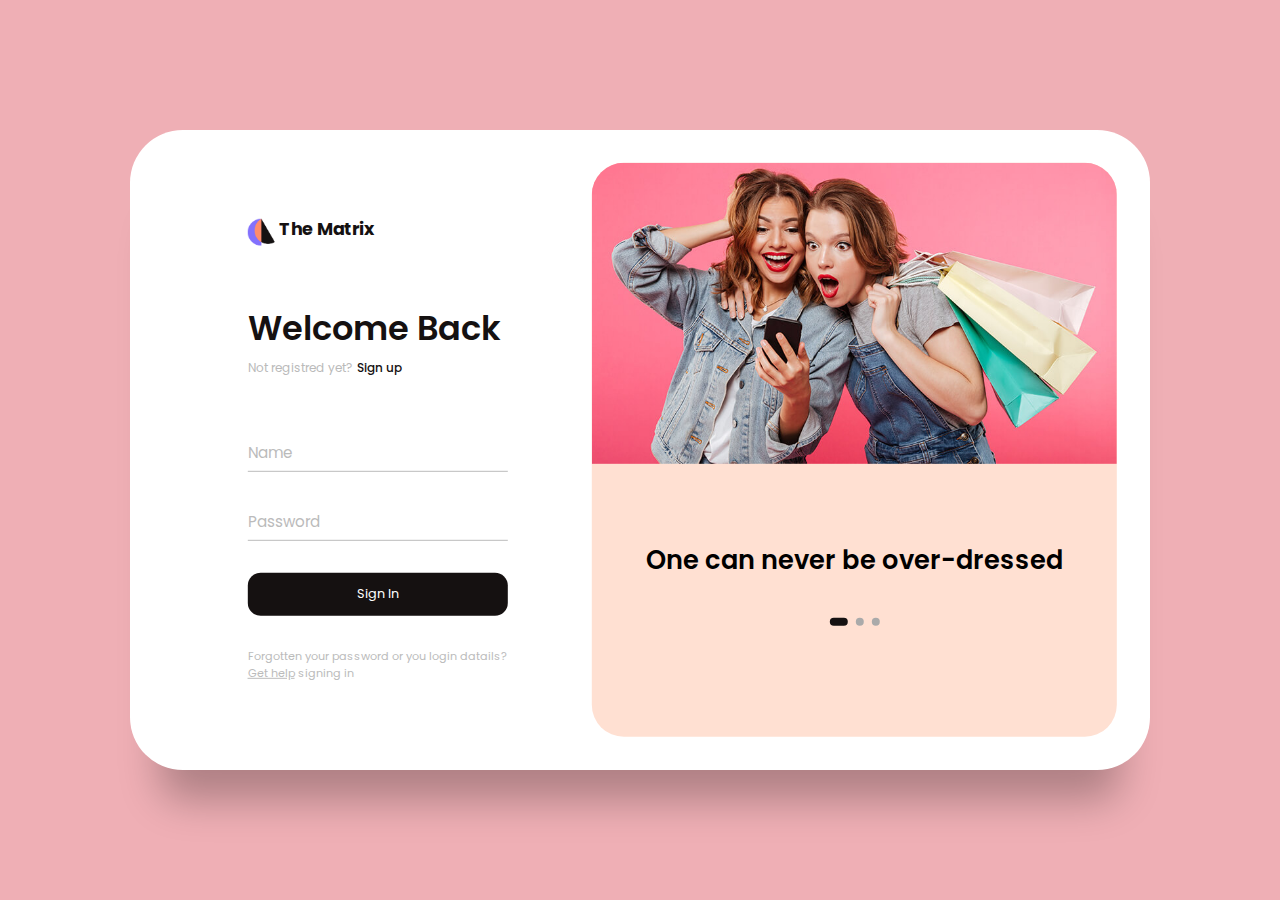
<file: index.html>
<!DOCTYPE html>
<html lang="en">
  <head>
    <meta charset="UTF-8" />
    <meta http-equiv="X-UA-Compatible" content="IE=edge" />
    <meta name="viewport" content="width=device-width, initial-scale=1.0" />
    <title>The Matrix</title>
    <link rel="stylesheet" href="css/login.css" />
  </head>


  <body>
    
    <main>
      <div class="box">
        <div class="inner-box">
          <div class="forms-wrap">
            <form action="index.html" autocomplete="off" class="sign-in-form">
              <div class="logo">
                <img src="./img/logo.png" alt="easyclass" />
                <h4>The Matrix</h4>
              </div>

              <div class="heading">
                <h2>Welcome Back</h2>
                <h6>Not registred yet?</h6>
                <a href="#" class="toggle">Sign up</a>
              </div>

              <div class="actual-form">
                <div class="input-wrap">
                  <input
                    type="text"
                    minlength="4"
                    class="input-field"
                    autocomplete="off"
                    required
                  />
                  <label>Name</label>
                </div>

                <div class="input-wrap">
                  <input
                    type="password"
                    minlength="4"
                    class="input-field"
                    autocomplete="off"
                    required
                  />
                  <label>Password</label>
                </div>

                <input type="submit" value="Sign In" class="sign-btn" onclick="location.href='ShopProducts.html';" />

                <p class="text">
                  Forgotten your password or you login datails?
                  <a href="#">Get help</a> signing in
                </p>
              </div>
            </form>

            <form action="index.html" autocomplete="off" class="sign-up-form">
              <div class="logo">
                <img src="./img/logo.png" alt="easyclass" />
                <h4>The Matrix</h4>
              </div>

              <div class="heading">
                <h2>Get Started</h2>
                <h6>Already have an account?</h6>
                <a href="#" class="toggle">Sign in</a>
              </div>

              <div class="actual-form">
                <div class="input-wrap">
                  <input
                    type="text"
                    minlength="4"
                    class="input-field"
                    autocomplete="off"
                    required
                  />
                  <label>Name</label>
                </div>

                <div class="input-wrap">
                  <input
                    type="email"
                    class="input-field"
                    autocomplete="off"
                    required
                  />
                  <label>Email</label>
                </div>

                <div class="input-wrap">
                  <input
                    type="password"
                    minlength="4"
                    class="input-field"
                    autocomplete="off"
                    required
                  />
                  <label>Password</label>
                </div>

                <input type="submit" value="Sign Up" class="sign-btn" />

                <p class="text">
                  By signing up, I agree to the
                  <a href="#">Terms of Services</a> and
                  <a href="#">Privacy Policy</a>
                </p>
              </div>
            </form>
          </div>

          <div class="carousel">
            <div class="images-wrapper">
              <img src="./img/blog-1.jpg" class="image img-1 show" alt="" />
              <img src="./img/blog-2.jpg" class="image img-2" alt="" />
              <img src="./img/blog-3.jpg" class="image img-3" alt="" />
            </div>

            <div class="text-slider">
              <div class="text-wrap">
                <div class="text-group">
                  <h2>One can never be over-dressed</h2>
                  <h2>High quality fashion</h2>
                  <h2>Create your own style</h2>
                </div>
              </div>

              <div class="bullets">
                <span class="active" data-value="1"></span>
                <span data-value="2"></span>
                <span data-value="3"></span>
              </div>
            </div>
          </div>
        </div>
      </div>
    </main>

    <!-- Javascript file -->

    <script src="app.js"></script>
    
  </body>
</html>
</file>
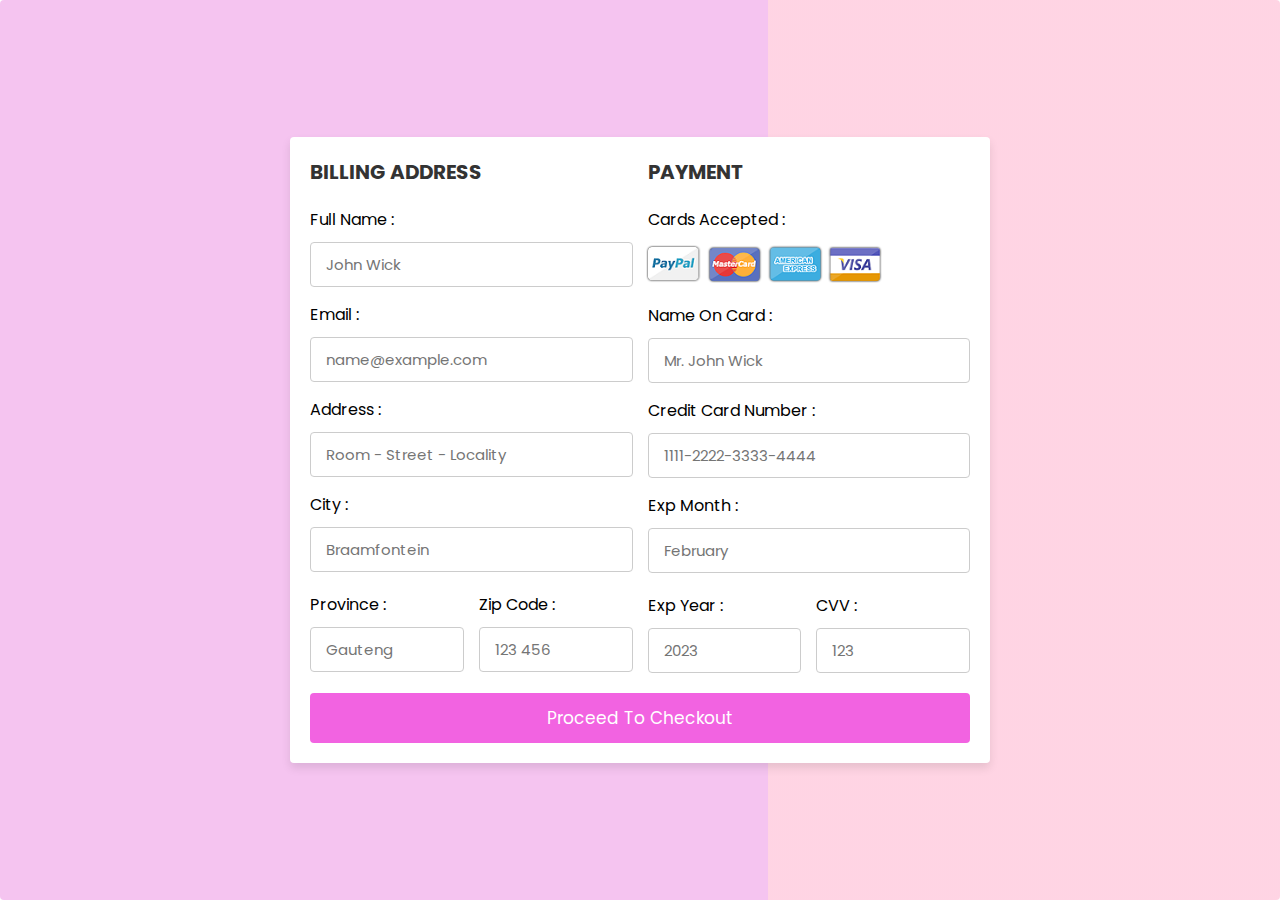
<file: PaymentOptions.html>
<!DOCTYPE html>
<html lang="en">
<head>
    <meta charset="UTF-8">
    <meta http-equiv="X-UA-Compatible" content="IE=edge">
    <meta name="viewport" content="width=device-width, initial-scale=1.0">
    <title>The Matrix</title>
    <!-- custom css file link  -->
    <link rel="stylesheet" href="css/PaymentOptions.css">

</head>
<body>





<div class="container">

    <form action="">

        <div class="row">

            <div class="col">

                <h3 class="title">Billing Address</h3>

                <div class="inputBox">
                    <span>Full Name :</span>
                    <input type="text" placeholder="John Wick">
                </div>
                <div class="inputBox">
                    <span>Email :</span>
                    <input type="email" placeholder="name@example.com">
                </div>
                <div class="inputBox">
                    <span>Address :</span>
                    <input type="text" placeholder="Room - Street - Locality">
                </div>
                <div class="inputBox">
                    <span>City :</span>
                    <input type="text" placeholder="Braamfontein">
                </div>

                <div class="flex">
                    <div class="inputBox">
                        <span>Province :</span>
                        <input type="text" placeholder="Gauteng">
                    </div>
                    <div class="inputBox">
                        <span>Zip Code :</span>
                        <input type="text" placeholder="123 456">
                    </div>
                </div>

            </div>

            <div class="col">

                <h3 class="title">Payment</h3>

                <div class="inputBox">
                    <span>cards accepted :</span>
                    <img src="img/card_img.png" alt="">
                </div>
                <div class="inputBox">
                    <span>name on card :</span>
                    <input type="text" placeholder="Mr. John Wick">
                </div>
                <div class="inputBox">
                    <span>credit card number :</span>
                    <input type="number" placeholder="1111-2222-3333-4444">
                </div>
                <div class="inputBox">
                    <span>exp month :</span>
                    <input type="text" placeholder="February">
                </div>

                <div class="flex">
                    <div class="inputBox">
                        <span>exp year :</span>
                        <input type="number" placeholder="2023">
                    </div>
                    <div class="inputBox">
                        <span>CVV :</span>
                        <input type="text" placeholder="123">
                    </div>
                </div>

            </div>
    
        </div>

        <input type="submit" value="proceed to checkout" class="submit-btn">

    </form>

</div>    
    
</body>
</html>
</file>
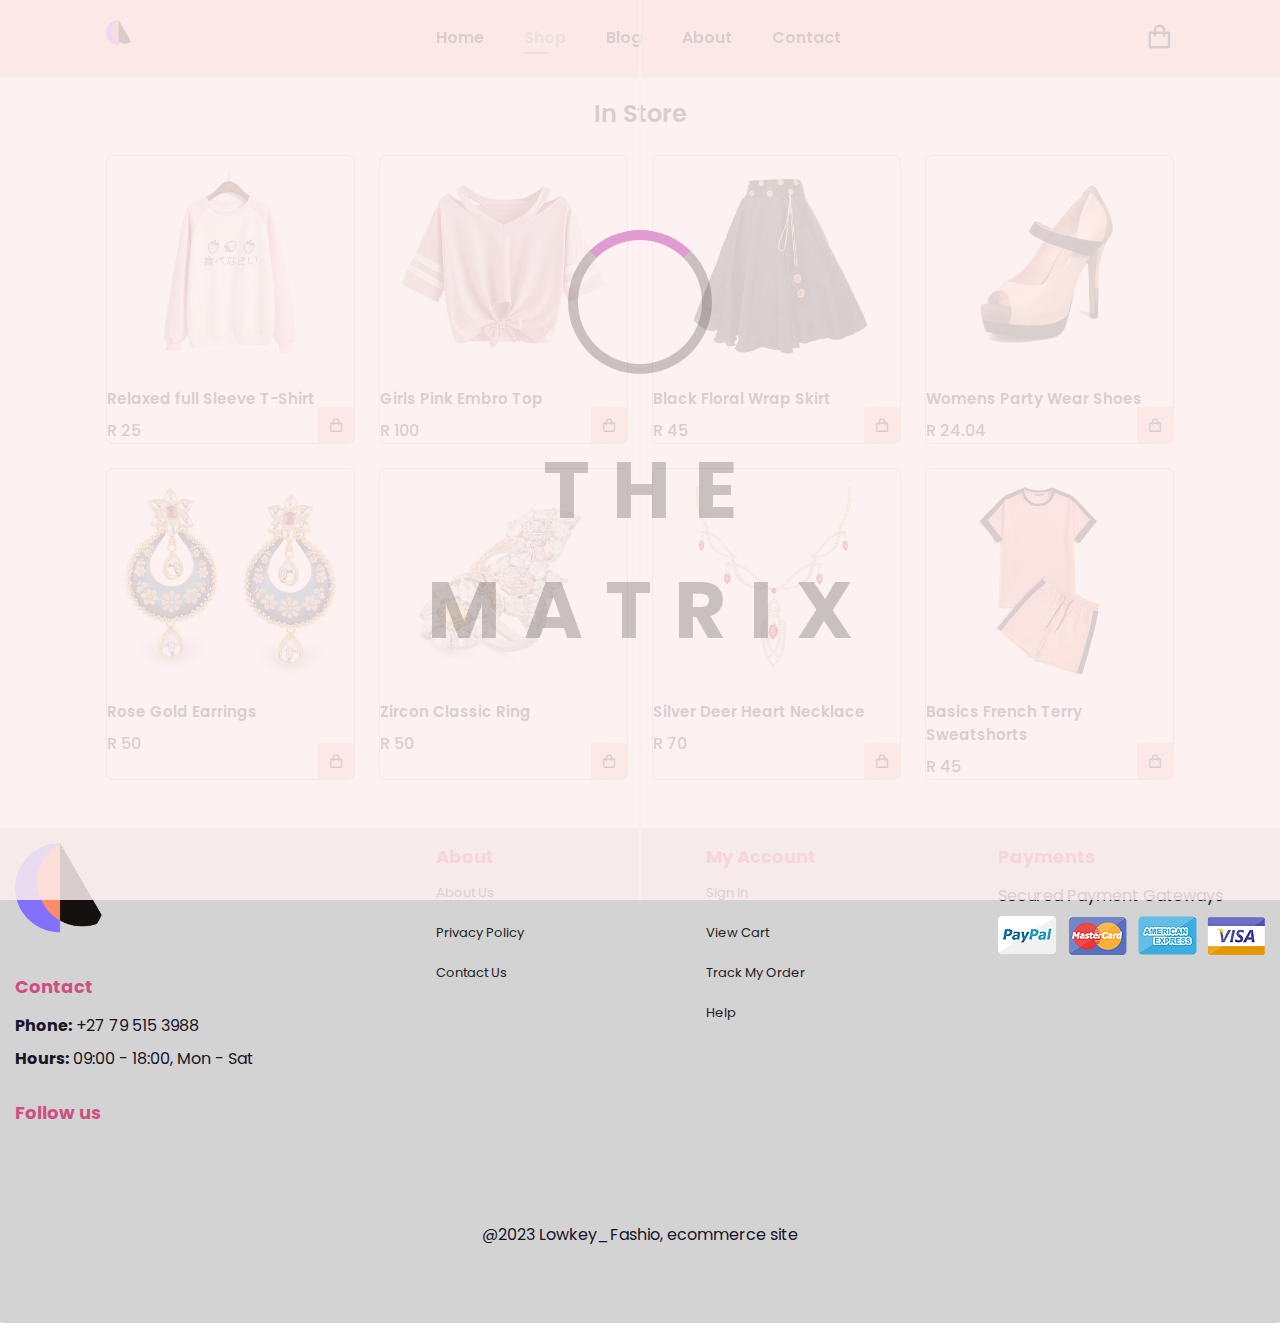
<file: ShopProducts.html>
<!DOCTYPE html>
<html lang="en">

<head>
    <meta charset="UTF-8">
    <meta http-equiv="X-UA-Compatible" content="IE=edge">
    <meta name="viewport" content="width=device-width, initial-scale=1.0">

    <title>The Matrix</title>

    <link rel="stylesheet" href="css/style.css">

    <!-- Box Icons -->
    <link href='https://unpkg.com/boxicons@2.1.4/css/boxicons.min.css' rel='stylesheet'>
</head>

  <!--Loader Start-->

  <script src='https://cdnjs.cloudflare.com/ajax/libs/jquery/3.3.1/jquery.min.js'></script>
  <!-- Preloader -->
    <div id="preloader">
      <div id="container" class="container-preloader">
        <div class="animation-preloader">
          <div class="spinner"></div>
          <div class="txt-loading">

            <span preloader-text=" " class="characters">T</span>
            
            <span preloader-text=" " class="characters">H</span>
            
            <span preloader-text=" " class="characters">E</span>
            
            <br>

            <span preloader-text="  " class="characters">M</span>
            
            <span preloader-text=" " class="characters">A</span>
            
            <span preloader-text=" " class="characters">T</span>
            
            <span preloader-text=" " class="characters">R</span>
            
            <span preloader-text=" " class="characters">I</span>
            
            <span preloader-text=" " class="characters">X</span>

            
                        
            
            
          </div>
        </div>	
        <div class="loader-section section-left"></div>
        <div class="loader-section section-right"></div>
      </div>
    </div>	
  
  
  <!--Loader End-->

<body>
    <header>

        <div class="nav container">

            <a href="#" class="logo"><img src="img/logo.png" alt=""></a>
            <!-- Navigation mod -->
            <ul id="navbar">
                <li><a href="index.html">Home</a></li>
                <li><a class="active" href="shop.html">Shop</a></li>
                <li><a href="blog.html">Blog</a></li>
                <li><a href="about.html">About</a></li>
                <li><a href="contact.html">Contact</a></li>
            </ul>
            <!-- harold-v1 -->

            <!-- Cart Icon -->
            <i class='bx bx-shopping-bag' id="cart-icon"></i>

            <!-- Cart -->
            <div class="cart">
                <h2 class="cart-title">Shopping Cart</h2>

                <!-- Content -->
                <div class="cart-content">

                    <div class="cart-box">
                        <!---------------------- Contents for cart-box were here -------------------------->
                    </div>
                </div>
                <!-- Total -->
                <div class="total">
                    <div class="total-title">Amount: </div>
                    <div class="total-price">R 0</div>
                </div>
                <!-- Buy Button -->
                <button type="button" class="btn-buy"><a href="PaymentOptions.html" class="button">Proceed to
                        Checkout</a></button>
                <!-- Cart Close -->
                <i class='bx bx-x' id="close-cart"></i>
            </div>
        </div>
    </header>

    <!-- Shop -->
    <section class="shop container">
        <h2 class="section-title">In Store</h2>
        <!-- Content -->
        <div class="shop-content">
            <!-- Box 1 -->
            <div class="product-box">
                <img src="img/clothes-1.jpg" alt="" class="product-img">
                <h2 class="product-title">Relaxed full Sleeve T-Shirt</h2>
                <span class="price">R 25</span>
                <i class='bx bx-shopping-bag add-cart'></i>
            </div>
            <!-- Box 2 -->
            <div class="product-box">
                <img src="img/clothes-2.jpg" alt="" class="product-img">
                <h2 class="product-title">Girls Pink Embro Top</h2>
                <span class="price">R 100</span>
                <i class='bx bx-shopping-bag add-cart'></i>
            </div>
            <!-- Box 3 -->
            <div class="product-box">
                <img src="img/clothes-3.jpg" alt="" class="product-img">
                <h2 class="product-title">Black Floral Wrap Skirt</h2>
                <span class="price">R 45</span>
                <i class='bx bx-shopping-bag add-cart'></i>
            </div>
            <!-- Box 4 -->
            <div class="product-box">
                <img src="img/party-wear-2.jpg" alt="" class="product-img">
                <h2 class="product-title">Womens Party Wear Shoes</h2>
                <span class="price">R 24.04</span>
                <i class='bx bx-shopping-bag add-cart'></i>
            </div>
            <!-- Box 5 -->
            <div class="product-box">
                <img src="img/jewellery-1.jpg" alt="" class="product-img">
                <h2 class="product-title">Rose Gold Earrings</h2>
                <span class="price">R 50</span>
                <i class='bx bx-shopping-bag add-cart'></i>
            </div>

            <!-- Box 6 -->
            <div class="product-box">
                <img src="img/jewellery-2.jpg" alt="" class="product-img">
                <h2 class="product-title">Zircon Classic Ring</h2>
                <span class="price">R 50</span>
                <i class='bx bx-shopping-bag add-cart'></i>
            </div>
            <!-- Box 7 -->
            <div class="product-box">
                <img src="img/jewellery-3.jpg" alt="" class="product-img">
                <h2 class="product-title">Silver Deer Heart Necklace</h2>
                <span class="price">R 70</span>
                <i class='bx bx-shopping-bag add-cart'></i>
            </div>
            <!-- Box 8 -->
            <div class="product-box">
                <img src="img/shorts-1.jpg" alt="" class="product-img">
                <h2 class="product-title">Basics French Terry Sweatshorts</h2>
                <span class="price">R 45</span>
                <i class='bx bx-shopping-bag add-cart'></i>
            </div>

        </div>
    </section>


    <footer class="section-p1">
        <div class="column">
            <img class="logo" src="img/logo.png" alt="">
            <h4>Contact</h4>

            <p> <strong>Phone:</strong> +27 79 515 3988</p>
            <p> <strong>Hours:</strong> 09:00 - 18:00, Mon - Sat</p>

            <div class="follow">
                <h4>Follow us</h4>

                <div class="icon">
                    <i class="fab fa-facebook-f"></i>
                    <i class="fab fa-twitter"></i>
                    <i class="fab fa-instagram"></i>
                    <i class="fab fa-whatsapp"></i>
                </div>
            </div>
        </div>

        <div class="column">
            <h4>About</h4>
            <a href="AboutUs/AboutUs.html">About Us</a>
            <a href="PrivacyPolicy/PrivacyPolicy.html">Privacy Policy</a>
            <a href="#">Contact Us</a>

        </div>

        <div class="column">
            <h4>My Account</h4>
            <a href="Sign-Up/Sign-up.html">Sign In</a>
            <a href="#">View Cart</a>
            <a href="Order_Tracker/orderTracker.html">Track My Order</a>
            <a href="#">Help</a>

        </div>

        <div class="col secure">
            <h4>Payments</h4>
            <p>Secured Payment Gateways</p>
            <a href="Payment Options/PaymentOptions.html"><img class="pay" src="img/card_img.png" alt=""></a>
        </div>

        <div class="copyright">
            <p>@2023 Lowkey_Fashio, ecommerce site</p>
        </div>
    </footer>


    <!-- Link to JS -->
    <script src="script.js"></script>
</body>

</html>
</file>
<file: css/login.css>
@import url("https://fonts.googleapis.com/css2?family=Poppins:wght@200;300;400;500;600;700;800&display=swap");

*,
*::before,
*::after {
  padding: 0;
  margin: 0;
  box-sizing: border-box;
}

body,
input {
  font-family: "Poppins", sans-serif;
}

main {
  width: 100%;
  min-height: 100vh;
  overflow: hidden;
  background-color: #e78b93af;
  padding: 2rem;
  display: flex;
  align-items: center;
  justify-content: center;
}

.box {
  position: relative;
  width: 100%;
  max-width: 1020px;
  height: 640px;
  background-color: #fff;
  border-radius: 3.3rem;
  box-shadow: 0 60px 40px -30px rgba(0, 0, 0, 0.27);
}

.inner-box {
  position: absolute;
  width: calc(100% - 4.1rem);
  height: calc(100% - 4.1rem);
  top: 50%;
  left: 50%;
  transform: translate(-50%, -50%);
}

.forms-wrap {
  position: absolute;
  height: 100%;
  width: 45%;
  top: 0;
  left: 0;
  display: grid;
  grid-template-columns: 1fr;
  grid-template-rows: 1fr;
  transition: 0.8s ease-in-out;
}

form {
  max-width: 260px;
  width: 100%;
  margin: 0 auto;
  height: 100%;
  display: flex;
  flex-direction: column;
  justify-content: space-evenly;
  grid-column: 1 / 2;
  grid-row: 1 / 2;
  transition: opacity 0.02s 0.4s;
}

form.sign-up-form {
  opacity: 0;
  pointer-events: none;
}

.logo {
  display: flex;
  align-items: center;
}

.logo img {
  width: 27px;
  margin-right: 0.3rem;
}

.logo h4 {
  font-size: 1.1rem;
  margin-top: -9px;
  letter-spacing: -0.5px;
  color: #151111;
}

.heading h2 {
  font-size: 2.1rem;
  font-weight: 600;
  color: #151111;
}

.heading h6 {
  color: #bababa;
  font-weight: 400;
  font-size: 0.75rem;
  display: inline;
}

.toggle {
  color: #151111;
  text-decoration: none;
  font-size: 0.75rem;
  font-weight: 500;
  transition: 0.3s;
}

.toggle:hover {
  color: #8371fd;
}

.input-wrap {
  position: relative;
  height: 37px;
  margin-bottom: 2rem;
}

.input-field {
  position: absolute;
  width: 100%;
  height: 100%;
  background: none;
  border: none;
  outline: none;
  border-bottom: 1px solid #bbb;
  padding: 0;
  font-size: 0.95rem;
  color: #151111;
  transition: 0.4s;
}

label {
  position: absolute;
  left: 0;
  top: 50%;
  transform: translateY(-50%);
  font-size: 0.95rem;
  color: #bbb;
  pointer-events: none;
  transition: 0.4s;
}

.input-field.active {
  border-bottom-color: #151111;
}

.input-field.active + label {
  font-size: 0.75rem;
  top: -2px;
}

.sign-btn {
  display: inline-block;
  width: 100%;
  height: 43px;
  background-color: #151111;
  color: #fff;
  border: none;
  cursor: pointer;
  border-radius: 0.8rem;
  font-size: 0.8rem;
  margin-bottom: 2rem;
  transition: 0.3s;
}

.sign-btn:hover {
  background-color: #8371fd;
}

.text {
  color: #bbb;
  font-size: 0.7rem;
}

.text a {
  color: #bbb;
  transition: 0.3s;
}

.text a:hover {
  color: #8371fd;
}

main.sign-up-mode form.sign-in-form {
  opacity: 0;
  pointer-events: none;
}

main.sign-up-mode form.sign-up-form {
  opacity: 1;
  pointer-events: all;
}

main.sign-up-mode .forms-wrap {
  left: 55%;
}

main.sign-up-mode .carousel {
  left: 0%;
}

.carousel {
  position: absolute;
  height: 100%;
  width: 55%;
  left: 45%;
  top: 0;
  background-color: #ffe0d2;
  border-radius: 2rem;
  display: grid;
  grid-template-rows: auto 1fr;
  padding-bottom: 2rem;
  overflow: hidden;
  transition: 0.8s ease-in-out;
}

.images-wrapper {
  display: grid;
  grid-template-columns: 1fr;
  grid-template-rows: 1fr;
}

.image {
  width: 100%;
  grid-column: 1/2;
  grid-row: 1/2;
  opacity: 0;
  transition: opacity 0.3s, transform 0.5s;
}

.img-1 {
  transform: translate(0, -50px);
}

.img-2 {
  transform: scale(0.4, 0.5);
}

.img-3 {
  transform: scale(0.3) rotate(-20deg);
}

.image.show {
  opacity: 1;
  transform: none;
}

.text-slider {
  display: flex;
  align-items: center;
  justify-content: center;
  flex-direction: column;
}

.text-wrap {
  max-height: 2.2rem;
  overflow: hidden;
  margin-bottom: 2.5rem;
}

.text-group {
  display: flex;
  flex-direction: column;
  text-align: center;
  transform: translateY(0);
  transition: 0.5s;
}

.text-group h2 {
  line-height: 2.2rem;
  font-weight: 600;
  font-size: 1.6rem;
}

.bullets {
  display: flex;
  align-items: center;
  justify-content: center;
}

.bullets span {
  display: block;
  width: 0.5rem;
  height: 0.5rem;
  background-color: #aaa;
  margin: 0 0.25rem;
  border-radius: 50%;
  cursor: pointer;
  transition: 0.3s;
}

.bullets span.active {
  width: 1.1rem;
  background-color: #151111;
  border-radius: 1rem;
}

@media (max-width: 850px) {
  .box {
    height: auto;
    max-width: 550px;
    overflow: hidden;
  }

  .inner-box {
    position: static;
    transform: none;
    width: revert;
    height: revert;
    padding: 2rem;
  }

  .forms-wrap {
    position: revert;
    width: 100%;
    height: auto;
  }

  form {
    max-width: revert;
    padding: 1.5rem 2.5rem 2rem;
    transition: transform 0.8s ease-in-out, opacity 0.45s linear;
  }

  .heading {
    margin: 2rem 0;
  }

  form.sign-up-form {
    transform: translateX(100%);
  }

  main.sign-up-mode form.sign-in-form {
    transform: translateX(-100%);
  }

  main.sign-up-mode form.sign-up-form {
    transform: translateX(0%);
  }

  .carousel {
    position: revert;
    height: auto;
    width: 100%;
    padding: 3rem 2rem;
    display: flex;
  }

  .images-wrapper {
    display: none;
  }

  .text-slider {
    width: 100%;
  }
}

@media (max-width: 530px) {
  main {
    padding: 1rem;
  }

  .box {
    border-radius: 2rem;
  }

  .inner-box {
    padding: 1rem;
  }

  .carousel {
    padding: 1.5rem 1rem;
    border-radius: 1.6rem;
  }

  .text-wrap {
    margin-bottom: 1rem;
  }

  .text-group h2 {
    font-size: 1.2rem;
  }

  form {
    padding: 1rem 2rem 1.5rem;
  }
}
</file>
<file: css/PaymentOptions.css>
@import url('https://fonts.googleapis.com/css2?family=Poppins:wght@100;300;400;500;600&display=swap');

*{
  font-family: 'Poppins', sans-serif;
  margin:0; padding:0;
  box-sizing: border-box;
  outline: none; border:none;
  text-transform: capitalize;
  transition: all .2s linear;
  border-radius: 4px;
}


.container{
  display: flex;
  justify-content: center;
  align-items: center;
  padding:25px;
  min-height: 100vh;
  background: linear-gradient(90deg, #f5c4f0 60%, rgba(255, 208, 225, 0.911) 40.1%);
}

.container form{
  padding:20px;
  width:700px;
  background: #fff;
  box-shadow: 0 5px 10px rgba(0,0,0,.1);
}

.container form .row{
  display: flex;
  flex-wrap: wrap;
  gap:15px;
}

.container form .row .col{
  flex:1 1 250px;
}

.container form .row .col .title{
  font-size: 20px;
  color:#333;
  padding-bottom: 5px;
  text-transform: uppercase;
}

.container form .row .col .inputBox{
  margin:15px 0;
}

.container form .row .col .inputBox span{
  margin-bottom: 10px;
  display: block;
}

.container form .row .col .inputBox input{
  width: 100%;
  border:1px solid #ccc;
  padding:10px 15px;
  font-size: 15px;
  text-transform: none;
}

.container form .row .col .inputBox input:focus{
  border:1px solid #000;
}

.container form .row .col .flex{
  display: flex;
  gap:15px;
}

.container form .row .col .flex .inputBox{
  margin-top: 5px;
}

.container form .row .col .inputBox img{
  height: 34px;
  margin-top: 5px;
  filter: drop-shadow(0 0 1px #000);
}

.container form .submit-btn{
  width: 100%;
  padding:12px;
  font-size: 17px;
  background: rgba(241, 83, 222, 0.911);
  color:#fff;
  margin-top: 5px;
  cursor: pointer;
}

.container form .submit-btn:hover{
  background: #eb9ce3;
}
</file>
<file: css/style.css>
@import url('https://fonts.googleapis.com/css2?family=Poppins&display=swap');

* {
    font-family: "Poppins", sans-serif;
    margin: 0;
    padding: 0;
    scroll-padding-top: 2rem;
    scroll-behavior: smooth;
    box-sizing: border-box;
    list-style: none;
    text-decoration: none;
}

:root {
    --main-color: #fd4646;
    --text-color: #171427;
    --bg-color: #ffc4c4;
    --xt-color: rgb(252, 229, 229);
    --btn-color: rgb(139, 139, 139);
}


body {
    color: var(--text-color);
}


.container {
    max-width: 1068px;
    margin: auto;
    width: 100%;
}

section {
    padding: 4rem 0 3rem;
}

header {
    position: fixed;
    top: 0;
    left: 0;
    width: 100%;
    background: var(--bg-color);
    box-shadow: 0 2px 4px hsla(0, 4%, 15%, 0.329);
    z-index: 100;
}

/*******************/
#navbar{
    display: flex;
    align-items: center;
    justify-content: center;
}

#navbar li{
    list-style: none;
    padding: 0 20px;
    position: relative;
}

#navbar li a{
    text-decoration: none;
    font-size: 16px;
    font-weight: 600;
    color: var(--text-color);
    transition: 0.3s ease;

}

#navbar li a:hover,
#navbar li a.active{
    color: var(--btn-color);
}

#navbar li a.active::after,
#navbar li a:hover::after{
    content: "";
    width: 30%;
    height: 2px;
    background: var(--btn-color);
    position: absolute;
    bottom: -4px;
    left: 20px;
}
/******************/

.nav {
    display: flex;
    align-items: center;
    justify-content: space-between;
    padding: 20px 0;
}

.logo {
    font-size: 1.1rem;
    color: var(--text-color);
    font-weight: 400;
}

.logo img {
    height: 28px;
}

#cart-icon {
    font-size: 1.8rem;
    cursor: pointer;
}

#cart-icon:hover,
#cart-icon.active{
    color: rgb(117, 117, 117);
}

.cart {
    position: fixed;
    top: 0;
    right: -100%;
    width: 360px;
    min-height: 100vh;
    padding: 20px;
    background: var(--xt-color);
    box-shadow: -2px 0 4px hsla(0, 4%, 15%, 0.212);
    transition: .3s;
}

.cart.active {
    right: 0;
}

.cart-title {
    text-align: center;
    font-size: 1.5rem;
    font-weight: 600;
    margin-top: 2rem;
}

.cart-box {
    display: grid;
    grid-template-columns: 32% 50% 18%;
    align-items: center;
    gap: 1rem;
    margin-top: 1rem;
}

.cart-img {
    width: 100px;
    height: 100px;
    object-fit: contain;
    padding: 10px;
    border-radius: 16px;
}

.detail-box {
    display: grid;
    row-gap: 0.5rem;
}

.cart-product-title {
    font-size: 1rem;
    text-transform: uppercase;
}

.cart-price {
    font-weight: 500;
}

.cart-quantity {
    border: 1px solid var(--text-color);
    outline-color: var(--main-color);
    width: 2.4rem;
    text-align: center;
}

.cart-remove {
    font-size: 24px;
    color: var(--main-color);
    cursor: pointer;
}

.total {
    display: flex;
    justify-content: flex-end;
    margin-top: 1.5rem;
    border-top: 1px solid var(--text-color);
}

.total-title {
    font-size: 1rem;
    font-weight: 600;
    padding: 8px;
}

.total-price {
    padding: 8px;
    margin-left: 0.5rem;
}

.btn-buy {
    display: flex;
    margin: 1.5rem auto 0 auto;
    padding: 12px 20px;
    border: none;
    border-radius: 4px;
    background: var(--text-color);
    font-size: 1rem;
    font-weight: 500;
    cursor: pointer;
}

.button {
    color: white;
}

.btn-buy:hover {
    background: var(--btn-color);
}

#close-cart {
    position: absolute;
    top: 1.5rem;
    right: 0.8rem;
    font-size: 2rem;
    cursor: pointer;
    color: var(--text-color);
}

.section-title {
    font-size: 1.5rem;
    font-weight: 600;
    text-align: center;
    margin-bottom: 1.5rem;
}

.shop {
    margin-top: 2rem;
}

/* Shop Content */
.shop-content {
    display: grid;
    grid-template-columns: repeat(auto-fit, minmax(220px, auto));
    gap: 1.5rem;
}

.product-box {
    position: relative;
    border: 0.2px solid rgb(196, 196, 196);
    border-radius: 7px;
}

.product-box:hover {
    padding: 10px;
    border: 1.5px solid var(--bg-color);
    border-radius: 4px;
    transition: 0.15s;
    box-shadow: 7px 7px 10px rgba(0, 0, 0, 0.192);
}

.product-img {
    width: 100%;
    height: auto;
    border-radius: 8px;
    margin-bottom: 0.5rem;
}

.product-title {
    font-size: 15px;
    font-weight: 600;
    text-transform: initial;
    margin-bottom: 0.5rem;
}

.price {
    font-weight: 500;
}

.add-cart {
    position: absolute;
    bottom: 0;
    right: 0;
    background: var(--bg-color);
    color: var(var(--bg-color));
    border-radius: 2px;
    padding: 10px;
    cursor: pointer;
}

.add-cart:hover {
    background: var(--btn-color);
}


/*------------------------ footer start --------------------------------*/
footer {
    display: flex;
    flex-wrap: wrap;
    justify-content: space-between;
    background-color: #a5a5a57c;
    background-position: 20% 20%;
    background-size: cover;
    min-height: 55vh;
    width: 100%;
    border-radius: 2px;
    padding: 15px;;

}

footer .column {
    display: flex;
    flex-direction: column;
    align-items: flex-start;
    margin-bottom: 5px;
}

footer .logo {
    margin-bottom: 30px;
    height: 100px;
    border-radius: 100px;
}

footer h4 {
    font-size: 18px;
    padding-bottom: 13px;
    color: rgba(206, 25, 100, 0.719);
}

footer p {
    font-size: 16px;
    padding: 0 0 8px 0;
}

footer a {
    font-size: 13px;
    text-decoration: none;
    color: #222;
    margin-bottom: 20px;
}

footer .follow {
    margin-top: 20px;
}

footer .follow i {
    color: #465b52;
    padding-right: 12px;
    cursor: pointer;
}

footer .follow i:hover,
footer a:hover {
    color: rgba(236, 92, 143, 0.911);
    padding: 0.01rem 0.03rem;
    transition: 0.2s;

}

footer .copyright {
    width: 100%;
    text-align: center;
}


/* Making it Responsive */
@media (max-width: 1080px) {
    .nav {
        padding: 15px;
    }
}

/* Preloader */
.container-preloader {
	align-items:center; cursor:none; display:flex; height:100%;
  justify-content:center; position:fixed; left:0; top:0; width:100%; z-index:900;
}
.container-preloader .animation-preloader {
	position:absolute; z-index: 100;}
/* Spinner Loading */
.container-preloader .animation-preloader .spinner {
  animation: spinner 2s infinite linear;
	border-radius: 50%;  border: 10px solid rgba(0, 0, 0, 0.2);
  border-top-color: rgb(224, 156, 210); /* It is not in alphabetical order so that you do not overwrite it */
  height: 9em;  margin: 0 auto 3.5em auto; width: 9em;
}
/* Loading text */
.container-preloader .animation-preloader .txt-loading {
  font: bold 5em 'Montserrat', sans-serif;
	text-align: center;	user-select: none;
}
.container-preloader .animation-preloader .txt-loading .characters:before {
  animation: characters 4s infinite;  color: rgb(232, 169, 227);
  content: attr(preloader-text);  left: 0;
  opacity: 0;  position: absolute;  top: 0;
  transform: rotateY(-90deg);
}
.container-preloader .animation-preloader .txt-loading .characters {
	color: rgba(0, 0, 0, 0.2);	position: relative;
}
.container-preloader .animation-preloader .txt-loading .characters:nth-child(2):before {
  animation-delay: 0.2s;
}
.container-preloader .animation-preloader .txt-loading .characters:nth-child(3):before {
  animation-delay: 0.4s;
}
.container-preloader .animation-preloader .txt-loading .characters:nth-child(4):before {
  animation-delay: 0.6s;
}
.container-preloader .animation-preloader .txt-loading .characters:nth-child(5):before {
  animation-delay: 0.8s;
}
.container-preloader .animation-preloader .txt-loading .characters:nth-child(6):before {
  animation-delay: 1s;
}
.container-preloader .animation-preloader .txt-loading .characters:nth-child(7):before {
  animation-delay: 1.2s;
}
.container-preloader .loader-section {
  background-color: #fdeeeed8;  height: 100%;
  position: fixed;  top: 0;  width: calc(50% + 1px);
}
.container-preloader .loader-section.section-left {
  left: 0;
}
.container-preloader .loader-section.section-right {
  right: 0;
}
/* Fade effect on loading animation */
.loaded .animation-preloader {
  opacity: 0;
  transition: 0.3s ease-out;
}
/* Curtain effect */
.loaded .loader-section.section-left {
  transform: translateX(-101%);
  transition: 0.7s 0.3s all cubic-bezier(0.1, 0.1, 0.1, 1.000);
  transition: 0.9s ease-in;
}
.loaded .loader-section.section-right {
  transform: translateX(101%);
  transition: 0.7s 0.3s all cubic-bezier(0.1, 0.1, 0.1, 1.000);
  transition: 0.9s ease-in;
}
/* Animation of the preloader */
@keyframes spinner {
to {
	transform: rotateZ(360deg);
}}
/* Animation of letters loading from the preloader */
@keyframes characters {
  0%,
  75%,
  100% {
 opacity: 0;
 transform: rotateY(-90deg);
  }
  25%,
  50% {
    opacity: 1;
    transform: rotateY(0deg);
  }}
/* Laptop size back (laptop, tablet, cell phone) */
@media screen and (max-width: 767px) {
	/* Preloader */
	/* Spinner Loading */	
	.container-preloader .animation-preloader .spinner {
	height: 8em;
	width: 8em;
	}
	/* Text Loading */
	.container-preloader .animation-preloader .txt-loading {
	  font: bold 3.5em 'Montserrat', sans-serif;
	}}
@media screen and (max-width: 500px) {
	/* Prelaoder */
	/* Spinner Loading */
	.container-preloader .animation-preloader .spinner {
	height: 7em;
	width: 7em;
	}
	/*Loading text */
	.container-preloader .animation-preloader .txt-loading {
	  font: bold 2em 'Montserrat', sans-serif;
	}}
.origin{text-decoration:none;
font-size:45px;}
</file>
